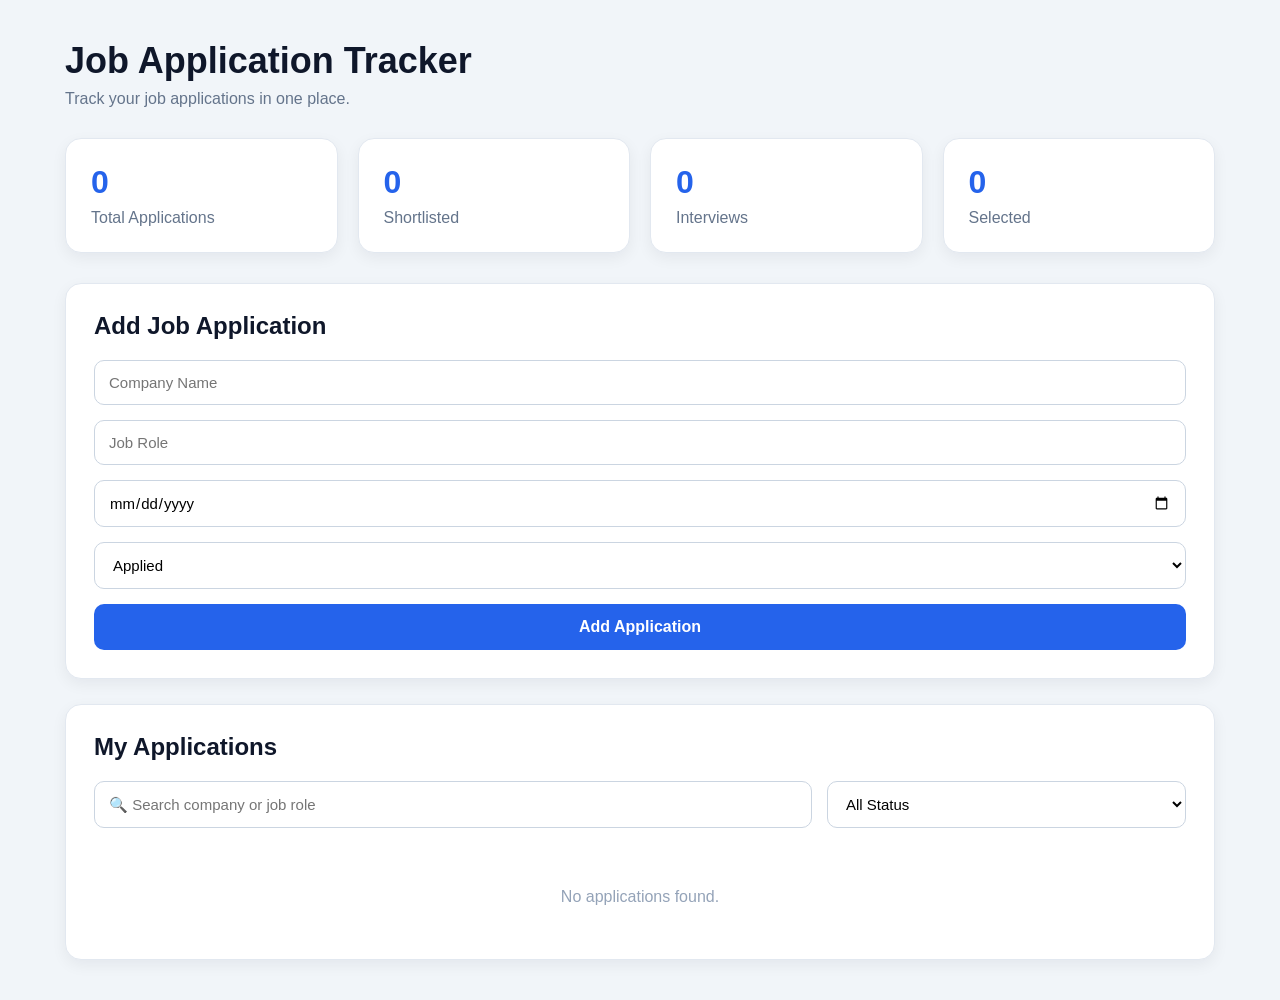
<file: index.html>
<!DOCTYPE html>
<html lang="en">
<head>
    <meta charset="UTF-8">
    <meta name="viewport" content="width=device-width, initial-scale=1.0">
    <title>Job Application Tracker</title>
    <link rel="stylesheet" href="style.css">
</head>
<body>

    <div class="container">

        <h1>Job Application Tracker</h1>
        <p>Track your job applications in one place.</p>

        <div class="dashboard">

            <div class="card">
                <h2 id="totalApplications">0</h2>
                <p>Total Applications</p>
            </div>

            <div class="card">
                <h2 id="shortlisted">0</h2>
                <p>Shortlisted</p>
            </div>

            <div class="card">
                <h2 id="interviews">0</h2>
                <p>Interviews</p>
            </div>

            <div class="card">
                <h2 id="selected">0</h2>
                <p>Selected</p>
            </div>

        </div>

        <div class="form-section">

            <h2>Add Job Application</h2>

            <input type="text" placeholder="Company Name">

            <input type="text" placeholder="Job Role">

            <input type="date">

            <select id="statusInput">
                <option>Applied</option>
                <option>Shortlisted</option>
                <option>Interview</option>
                <option>Rejected</option>
                <option>Selected</option>
            </select>

            <button id="addButton">Add Application</button>

        </div>

        <div class="applications">

            <h2>My Applications</h2>

            <div class="filters">

                <input
                    type="text"
                    id="searchInput"
                    placeholder="🔍 Search company or job role"
                >

                <select id="filterStatus">
                    <option value="All">All Status</option>
                    <option value="Applied">Applied</option>
                    <option value="Shortlisted">Shortlisted</option>
                    <option value="Interview">Interview</option>
                    <option value="Rejected">Rejected</option>
                    <option value="Selected">Selected</option>
                </select>

            </div>

            <div id="applicationList"></div>

        </div>

    </div>

    <script src="script.js"></script>

</body>
</html>
</file>
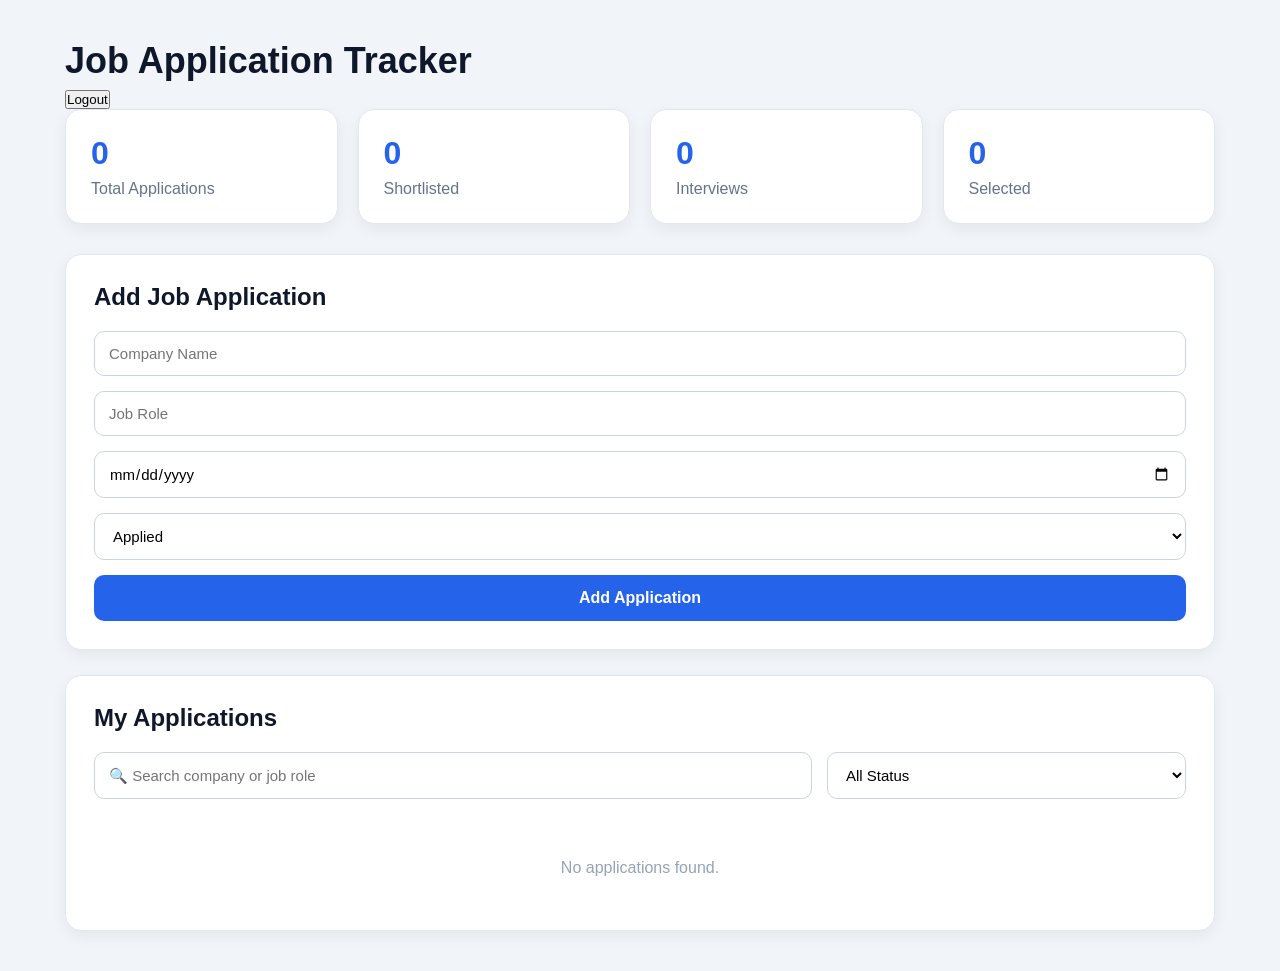
<file: login.html>
<!DOCTYPE html>
<html lang="en">
<head>
    <meta charset="UTF-8">
    <meta name="viewport" content="width=device-width, initial-scale=1.0">
    <title>Job Application Tracker</title>
    <link rel="stylesheet" href="style.css">
</head>

<body>

    <div class="container">

        <div class="top-bar">

            <div>
                <h1>Job Application Tracker</h1>
                <p id="welcomeMessage"></p>
            </div>

            <button id="logoutButton">Logout</button>

        </div>

        <div class="dashboard">

            <div class="card">
                <h2 id="totalApplications">0</h2>
                <p>Total Applications</p>
            </div>

            <div class="card">
                <h2 id="shortlisted">0</h2>
                <p>Shortlisted</p>
            </div>

            <div class="card">
                <h2 id="interviews">0</h2>
                <p>Interviews</p>
            </div>

            <div class="card">
                <h2 id="selected">0</h2>
                <p>Selected</p>
            </div>

        </div>

        <div class="form-section">

            <h2>Add Job Application</h2>

            <input
                type="text"
                id="companyInput"
                placeholder="Company Name"
            >

            <input
                type="text"
                id="roleInput"
                placeholder="Job Role"
            >

            <input
                type="date"
                id="dateInput"
            >

            <select id="statusInput">
                <option>Applied</option>
                <option>Shortlisted</option>
                <option>Interview</option>
                <option>Rejected</option>
                <option>Selected</option>
            </select>

            <button id="addButton">Add Application</button>

        </div>

        <div class="applications">

            <h2>My Applications</h2>

            <div class="filters">

                <input
                    type="text"
                    id="searchInput"
                    placeholder="🔍 Search company or job role"
                >

                <select id="filterStatus">

                    <option value="All">All Status</option>
                    <option value="Applied">Applied</option>
                    <option value="Shortlisted">Shortlisted</option>
                    <option value="Interview">Interview</option>
                    <option value="Rejected">Rejected</option>
                    <option value="Selected">Selected</option>

                </select>

            </div>

            <div id="applicationList"></div>

        </div>

    </div>

    <script src="script.js"></script>

</body>
</html>
</file>
<file: style.css>
* {
    margin: 0;
    padding: 0;
    box-sizing: border-box;
    font-family: Arial, sans-serif;
}

body {
    background: #f1f5f9;
    color: #1e293b;
}

.container {
    width: 92%;
    max-width: 1150px;
    margin: 40px auto;
}

h1 {
    font-size: 36px;
    margin-bottom: 8px;
    color: #0f172a;
}

.container > p {
    color: #64748b;
    margin-bottom: 30px;
}

.dashboard {
    display: grid;
    grid-template-columns: repeat(4, 1fr);
    gap: 20px;
    margin-bottom: 30px;
}

.card {
    background: white;
    padding: 25px;
    border-radius: 16px;
    border: 1px solid #e2e8f0;
    box-shadow: 0 5px 15px rgba(15, 23, 42, 0.06);
}

.card h2 {
    font-size: 32px;
    margin-bottom: 8px;
    color: #2563eb;
}

.card p {
    color: #64748b;
}

.form-section,
.applications {
    background: white;
    padding: 28px;
    border-radius: 16px;
    margin-bottom: 25px;
    border: 1px solid #e2e8f0;
    box-shadow: 0 5px 15px rgba(15, 23, 42, 0.06);
}

.form-section h2,
.applications h2 {
    margin-bottom: 20px;
    color: #0f172a;
}

input,
select {
    width: 100%;
    padding: 13px 14px;
    margin-bottom: 15px;
    border: 1px solid #cbd5e1;
    border-radius: 10px;
    font-size: 15px;
    outline: none;
    background: white;
}

input:focus,
select:focus {
    border-color: #2563eb;
}

#addButton {
    width: 100%;
    padding: 14px;
    border: none;
    border-radius: 10px;
    background: #2563eb;
    color: white;
    font-size: 16px;
    font-weight: bold;
    cursor: pointer;
}

#addButton:hover {
    background: #1d4ed8;
}

.filters {
    display: grid;
    grid-template-columns: 2fr 1fr;
    gap: 15px;
    margin-bottom: 20px;
}

.application-card {
    background: #f8fafc;
    padding: 22px;
    margin-top: 15px;
    border-radius: 12px;
    border: 1px solid #e2e8f0;
}

.application-card h3 {
    margin-bottom: 12px;
    color: #0f172a;
}

.application-card p {
    margin: 7px 0;
    color: #64748b;
}

.status-badge {
    display: inline-block;
    padding: 7px 14px;
    border-radius: 20px;
    font-size: 13px;
    font-weight: bold;
    margin-top: 8px;
}

.status-badge.applied {
    background: #dbeafe;
    color: #1d4ed8;
}

.status-badge.shortlisted {
    background: #fef3c7;
    color: #b45309;
}

.status-badge.interview {
    background: #ede9fe;
    color: #7c3aed;
}

.status-badge.rejected {
    background: #fee2e2;
    color: #dc2626;
}

.status-badge.selected {
    background: #dcfce7;
    color: #16a34a;
}

.application-buttons {
    margin-top: 10px;
}

.application-card button {
    width: auto;
    padding: 9px 16px;
    margin-top: 10px;
    margin-right: 8px;
    border: none;
    border-radius: 8px;
    background: #0f172a;
    color: white;
    cursor: pointer;
}

.application-card button:hover {
    background: #334155;
}

#applicationList > p {
    color: #94a3b8;
    text-align: center;
    padding: 25px;
}

@media (max-width: 800px) {

    .dashboard {
        grid-template-columns: 1fr 1fr;
    }

    .filters {
        grid-template-columns: 1fr;
    }
}

@media (max-width: 500px) {

    .container {
        width: 94%;
        margin: 25px auto;
    }

    .dashboard {
        grid-template-columns: 1fr;
    }

    h1 {
        font-size: 28px;
    }
}
</file>
